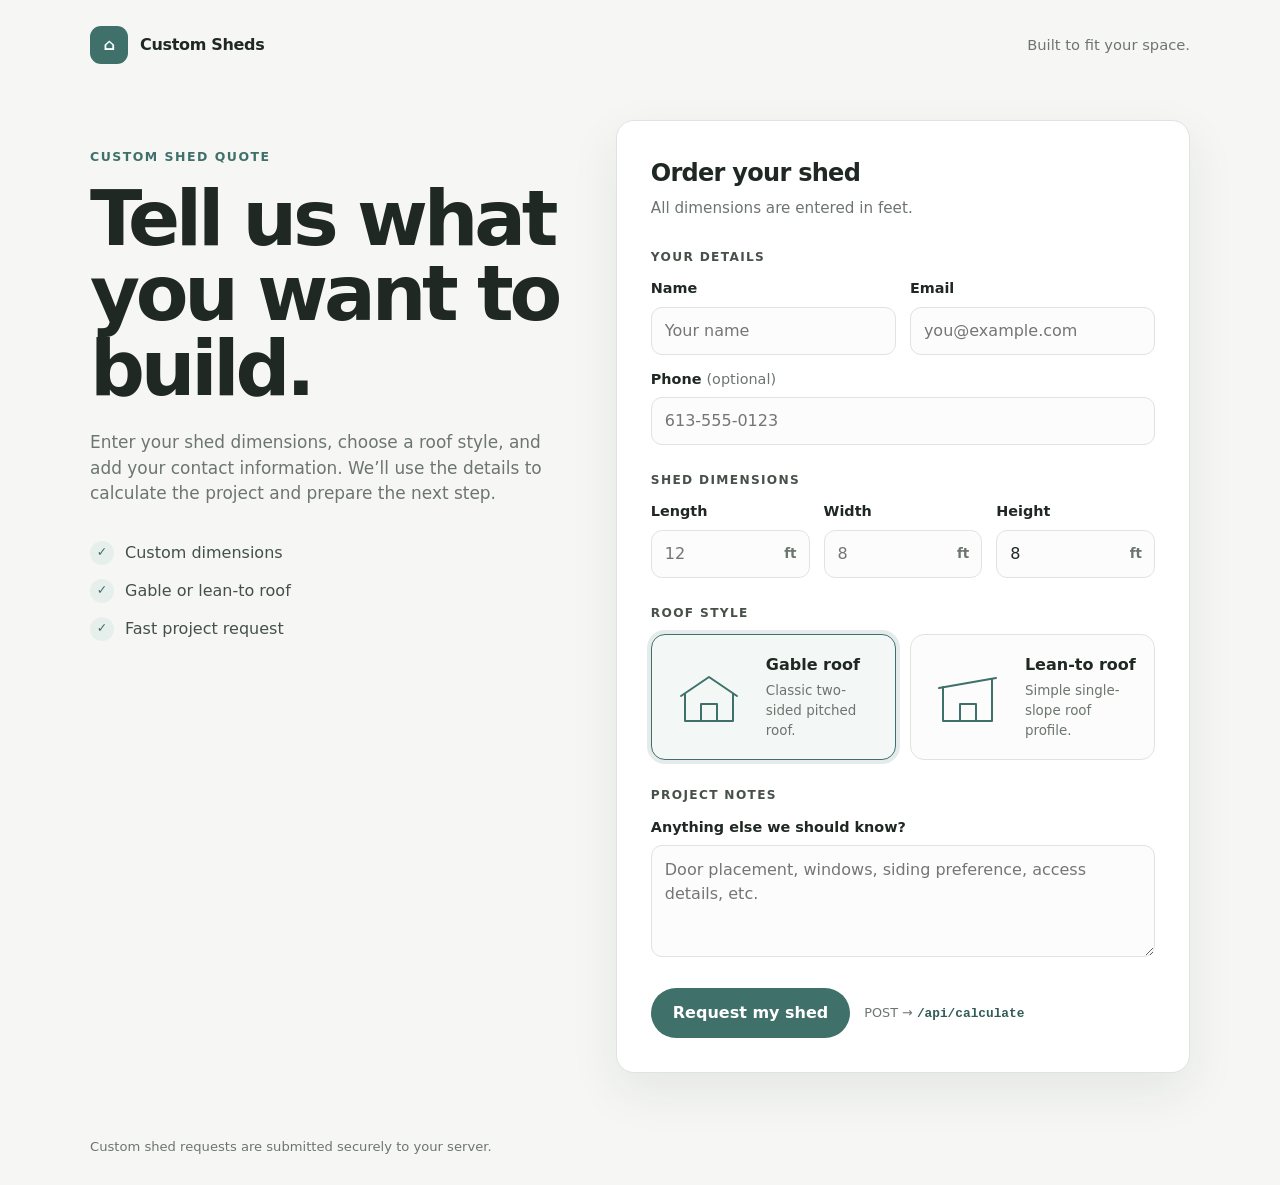
<file: frontend/index.html>
<!DOCTYPE html>
<html lang="en">
<head>
  <meta charset="UTF-8" />
  <meta name="viewport" content="width=device-width, initial-scale=1.0" />
  <meta name="description" content="Order a custom shed by submitting your preferred dimensions." />
  <title>Custom Shed Order</title>
  <style>
    :root {
      --bg: #f6f7f5; --surface: #fff; --text: #1f2823; --muted: #6d756f;
      --line: #dfe4df; --brand: #3f706a; --brand-dark: #315b56;
      --focus: rgba(63,112,106,.14); --error: #a23d3d; --success: #2f6d4b;
      --radius: 18px; --shadow: 0 18px 50px rgba(24,37,29,.08);
    }
    * { box-sizing: border-box; }
    body {
      margin: 0; min-height: 100vh; background: var(--bg); color: var(--text);
      font-family: Inter, ui-sans-serif, system-ui, -apple-system, BlinkMacSystemFont, "Segoe UI", sans-serif;
      line-height: 1.5;
    }
    button,input,textarea { font: inherit; }
    .page { min-height: 100vh; display: grid; grid-template-rows: auto 1fr auto; }
    .site-header {
      width: min(calc(100% - 32px), 1100px); margin: 0 auto; padding: 26px 0 10px;
      display: flex; align-items: center; justify-content: space-between; gap: 20px;
    }
    .brand { display: flex; align-items: center; gap: 12px; font-weight: 800; letter-spacing: -.02em; }
    .brand-mark { width: 38px; height: 38px; border-radius: 11px; display: grid; place-items: center; background: var(--brand); color: #fff; }
    .header-note { color: var(--muted); font-size: .92rem; }
    main {
      width: min(calc(100% - 32px), 1100px); margin: 0 auto; padding: 46px 0 64px;
      display: grid; grid-template-columns: .9fr 1.1fr; gap: 56px; align-items: start;
    }
    .intro { padding-top: 28px; position: sticky; top: 24px; }
    .eyebrow { margin: 0 0 14px; color: var(--brand); font-size: .78rem; font-weight: 800; letter-spacing: .12em; text-transform: uppercase; }
    h1 { margin: 0; max-width: 520px; font-size: clamp(2.6rem, 6vw, 5.2rem); line-height: .98; letter-spacing: -.055em; }
    .intro-copy { max-width: 520px; margin: 24px 0 0; color: var(--muted); font-size: 1.06rem; }
    .benefits { margin: 34px 0 0; padding: 0; display: grid; gap: 14px; list-style: none; }
    .benefits li { display: flex; align-items: center; gap: 11px; color: #445049; }
    .benefit-dot { width: 24px; height: 24px; flex: 0 0 24px; border-radius: 50%; display: grid; place-items: center; background: #e7efec; color: var(--brand); font-size: .78rem; font-weight: 900; }
    .form-card { padding: 34px; border: 1px solid var(--line); border-radius: var(--radius); background: var(--surface); box-shadow: var(--shadow); }
    .form-card h2 { margin: 0 0 6px; font-size: 1.5rem; letter-spacing: -.03em; }
    .form-subtitle { margin: 0 0 28px; color: var(--muted); font-size: .95rem; }
    .section-label { margin: 26px 0 12px; color: #485149; font-size: .76rem; font-weight: 800; letter-spacing: .11em; text-transform: uppercase; }
    .grid { display: grid; gap: 14px; }
    .grid.two { grid-template-columns: repeat(2,minmax(0,1fr)); }
    .grid.three { grid-template-columns: repeat(3,minmax(0,1fr)); }
    .field label { display: block; margin-bottom: 7px; font-size: .9rem; font-weight: 700; }
    .field input,.field textarea { width: 100%; border: 1px solid var(--line); border-radius: 11px; background: #fbfcfb; color: var(--text); outline: none; transition: .15s ease; }
    .field input { min-height: 48px; padding: 0 13px; }
    .field textarea { min-height: 112px; padding: 12px 13px; resize: vertical; }
    .field input:focus,.field textarea:focus { border-color: var(--brand); background: #fff; box-shadow: 0 0 0 4px var(--focus); }
    .dimension-wrap { position: relative; }
    .dimension-wrap input { padding-right: 42px; }
    .unit { position: absolute; top: 50%; right: 13px; transform: translateY(-50%); color: var(--muted); font-size: .84rem; font-weight: 700; pointer-events: none; }

    .roof-options { display: grid; grid-template-columns: repeat(2,minmax(0,1fr)); gap: 14px; }
    .roof-option { position: relative; }
    .roof-option input { position: absolute; opacity: 0; pointer-events: none; }
    .roof-card {
      min-height: 126px; padding: 16px; border: 1px solid var(--line); border-radius: 14px;
      background: #fbfcfb; display: flex; align-items: center; gap: 16px; cursor: pointer;
      transition: border-color .15s ease, box-shadow .15s ease, background .15s ease, transform .15s ease;
    }
    .roof-card:hover { border-color: #bcc9c2; transform: translateY(-1px); }
    .roof-option input:checked + .roof-card { border-color: var(--brand); background: #f3f8f6; box-shadow: 0 0 0 4px var(--focus); }
    .roof-icon { width: 82px; height: 64px; flex: 0 0 82px; }
    .roof-icon svg { width: 100%; height: 100%; fill: none; stroke: var(--brand); stroke-width: 2; stroke-linecap: round; stroke-linejoin: round; }
    .roof-copy strong { display: block; margin-bottom: 4px; color: var(--text); }
    .roof-copy span { display: block; color: var(--muted); font-size: .84rem; }

    .actions { margin-top: 24px; display: flex; align-items: center; gap: 14px; flex-wrap: wrap; }
    .submit-button { min-height: 50px; padding: 0 22px; border: 0; border-radius: 999px; background: var(--brand); color: #fff; font-weight: 800; cursor: pointer; transition: .15s ease; }
    .submit-button:hover { background: var(--brand-dark); transform: translateY(-1px); }
    .submit-button:disabled { opacity: .62; cursor: not-allowed; transform: none; }
    .endpoint { color: var(--muted); font-size: .8rem; }
    .endpoint code { color: var(--brand-dark); font-weight: 700; }
    .status { margin-top: 18px; padding: 14px 15px; border-radius: 10px; white-space: pre-wrap; font-size: .9rem; }
    .status.info { background: #eef2f0; color: #4e5e56; }
    .status.success { background: #edf7f1; color: var(--success); }
    .status.error { background: #fbefef; color: var(--error); }
    footer { width: min(calc(100% - 32px), 1100px); margin: 0 auto; padding: 0 0 28px; color: var(--muted); font-size: .82rem; }
    @media (max-width: 820px) {
      main { grid-template-columns: 1fr; gap: 28px; padding-top: 20px; }
      .intro { position: static; padding-top: 0; }
      .benefits { grid-template-columns: repeat(3,1fr); }
    }
    @media (max-width: 620px) {
      .site-header { padding-top: 18px; }
      .header-note { display: none; }
      main { width: min(calc(100% - 22px),1100px); padding-bottom: 36px; }
      .form-card { padding: 22px; }
      .grid.two,.grid.three,.benefits,.roof-options { grid-template-columns: 1fr; }
      h1 { font-size: clamp(2.7rem,15vw,4.2rem); }
      .actions { align-items: stretch; flex-direction: column; }
      .submit-button { width: 100%; }
    }
  </style>
</head>
<body>
  <div class="page">
    <header class="site-header">
      <div class="brand"><div class="brand-mark" aria-hidden="true">⌂</div><span>Custom Sheds</span></div>
      <div class="header-note">Built to fit your space.</div>
    </header>

    <main>
      <section class="intro">
        <p class="eyebrow">Custom shed quote</p>
        <h1>Tell us what you want to build.</h1>
        <p class="intro-copy">Enter your shed dimensions, choose a roof style, and add your contact information. We’ll use the details to calculate the project and prepare the next step.</p>
        <ul class="benefits">
          <li><span class="benefit-dot">✓</span>Custom dimensions</li>
          <li><span class="benefit-dot">✓</span>Gable or lean-to roof</li>
          <li><span class="benefit-dot">✓</span>Fast project request</li>
        </ul>
      </section>

      <section class="form-card">
        <h2>Order your shed</h2>
        <p class="form-subtitle">All dimensions are entered in feet.</p>

        <form id="shed-form">
          <p class="section-label">Your details</p>
          <div class="grid two">
            <div class="field">
              <label for="name">Name</label>
              <input id="name" name="name" type="text" autocomplete="name" placeholder="Your name" required />
            </div>
            <div class="field">
              <label for="email">Email</label>
              <input id="email" name="email" type="email" autocomplete="email" placeholder="you@example.com" required />
            </div>
          </div>

          <div class="field" style="margin-top:14px">
            <label for="phone">Phone <span style="color:var(--muted);font-weight:500">(optional)</span></label>
            <input id="phone" name="phone" type="tel" autocomplete="tel" placeholder="613-555-0123" />
          </div>

          <p class="section-label">Shed dimensions</p>
          <div class="grid three">
            <div class="field">
              <label for="length">Length</label>
              <div class="dimension-wrap"><input id="length" name="length" type="number" min="1" step="0.1" placeholder="12" required /><span class="unit">ft</span></div>
            </div>
            <div class="field">
              <label for="width">Width</label>
              <div class="dimension-wrap"><input id="width" name="width" type="number" min="1" step="0.1" placeholder="8" required /><span class="unit">ft</span></div>
            </div>
            <div class="field">
              <label for="height">Height</label>
              <div class="dimension-wrap"><input id="height" name="height" type="number" min="1" step="0.1" value="8" required /><span class="unit">ft</span></div>
            </div>
          </div>


          <p class="section-label">Roof style</p>
          <div class="roof-options">
            <div class="roof-option">
              <input id="gable" name="roofType" type="radio" value="gable" checked />
              <label class="roof-card" for="gable">
                <div class="roof-icon" aria-hidden="true">
                  <svg viewBox="0 0 82 64">
                    <path d="M13 31 41 12l28 19" />
                    <path d="M17 29v27h48V29" />
                    <path d="M33 56V39h16v17" />
                  </svg>
                </div>
                <div class="roof-copy"><strong>Gable roof</strong><span>Classic two-sided pitched roof.</span></div>
              </label>
            </div>

            <div class="roof-option">
              <input id="lean-to" name="roofType" type="radio" value="lean-to" />
              <label class="roof-card" for="lean-to">
                <div class="roof-icon" aria-hidden="true">
                  <svg viewBox="0 0 82 64">
                    <path d="M12 23 69 13" />
                    <path d="M16 22v34h49V14" />
                    <path d="M33 56V39h16v17" />
                  </svg>
                </div>
                <div class="roof-copy"><strong>Lean-to roof</strong><span>Simple single-slope roof profile.</span></div>
              </label>
            </div>
          </div>

          <p class="section-label">Project notes</p>
          <div class="field">
            <label for="notes">Anything else we should know?</label>
            <textarea id="notes" name="notes" placeholder="Door placement, windows, siding preference, access details, etc."></textarea>
          </div>

          <div class="actions">
            <button class="submit-button" type="submit">Request my shed</button>
            <span class="endpoint">POST → <code>/api/calculate</code></span>
          </div>
          <div id="status" class="status" hidden aria-live="polite"></div>
        </form>
      </section>
    </main>

    <footer>Custom shed requests are submitted securely to your server.</footer>
  </div>

  <script>
    const form = document.getElementById("shed-form");
    const statusBox = document.getElementById("status");
    const submitButton = form.querySelector('button[type="submit"]');

    form.addEventListener("submit", async (event) => {
      event.preventDefault();
      const formData = new FormData(form);
      const payload = {
        name: formData.get("name").trim(),
        email: formData.get("email").trim(),
        phone: formData.get("phone").trim(),
        length: Number(formData.get("length")),
        width: Number(formData.get("width")),
        height: Number(formData.get("height")),
        roofType: formData.get("roofType"),
        notes: formData.get("notes").trim()
      };

      if (!payload.name || !payload.email || !payload.roofType || !Number.isFinite(payload.length) || !Number.isFinite(payload.width) || !Number.isFinite(payload.height) || payload.length <= 0 || payload.width <= 0 || payload.height <= 0) {
        showStatus("Please complete the required fields with valid values.", "error");
        return;
      }

      submitButton.disabled = true;
      submitButton.textContent = "Sending…";
      showStatus("Sending your shed request…", "info");

      try {
        const response = await fetch("/api/calculate", {
          method: "POST",
          headers: { "Content-Type": "application/json", "Accept": "application/json, text/plain, */*" },
          body: JSON.stringify(payload)
        });
        const responseText = await response.text();
        if (!response.ok) throw new Error(responseText || `Server returned HTTP ${response.status}`);

        let message = "Your shed request was submitted successfully.";
        if (responseText) {
          try {
            const data = JSON.parse(responseText);
            message += data.message ? `\n\n${data.message}` : `\n\n${JSON.stringify(data, null, 2)}`;
          } catch {
            message += `\n\n${responseText}`;
          }
        }
        showStatus(message, "success");
      } catch (error) {
        showStatus(`We couldn't submit your shed request.\n\n${error.message}`, "error");
      } finally {
        submitButton.disabled = false;
        submitButton.textContent = "Request my shed";
      }
    });

    function showStatus(message, type) {
      statusBox.hidden = false;
      statusBox.className = `status ${type}`;
      statusBox.textContent = message;
    }
  </script>
</body>
</html>
</file>
